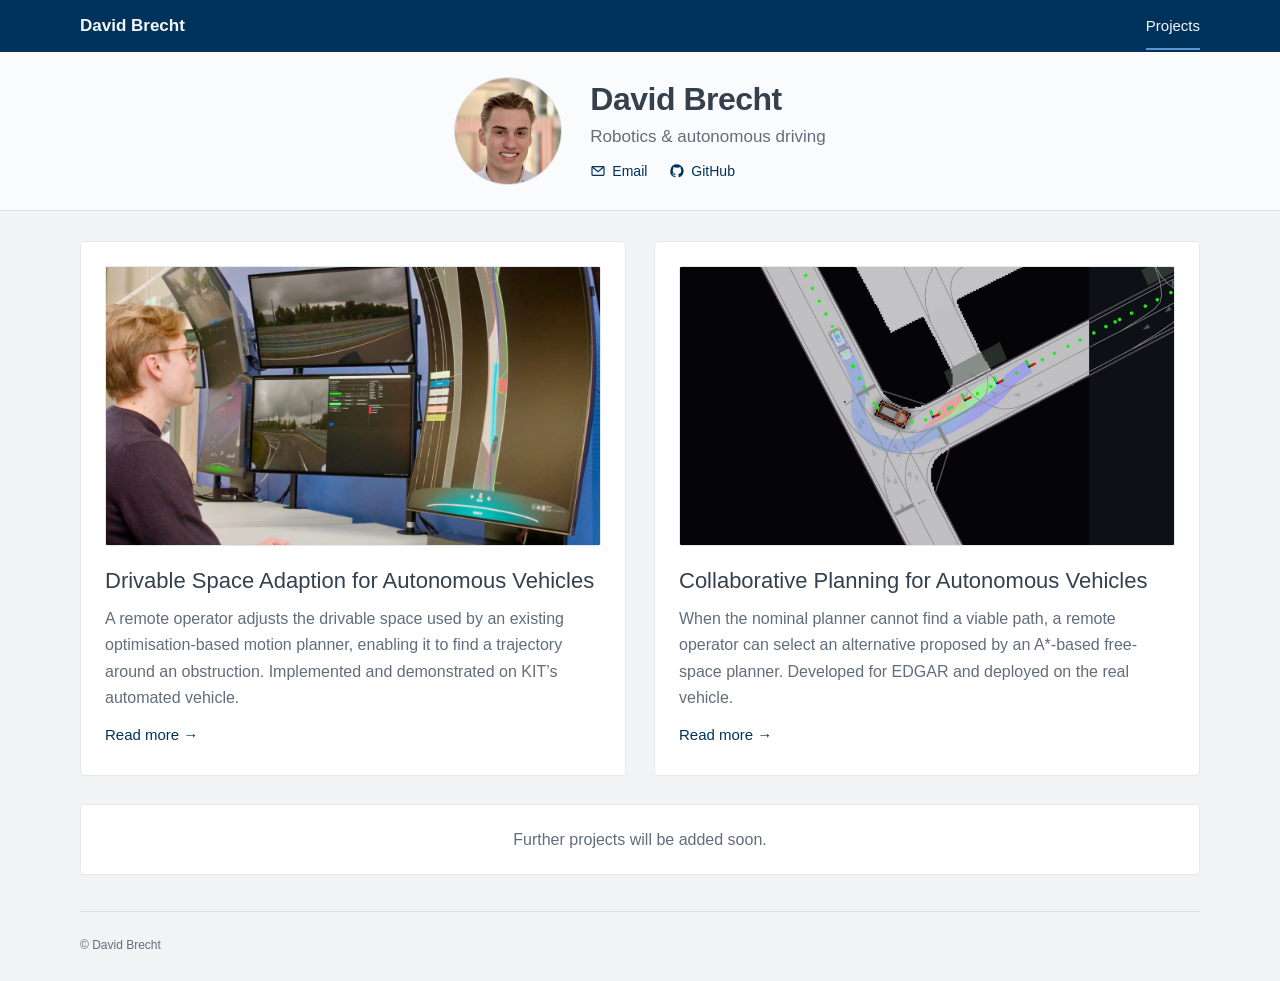
<file: index.html>
<!doctype html>
<html lang="en-GB">
  <head>
    <meta charset="utf-8">
    <meta name="viewport" content="width=device-width, initial-scale=1">
    <meta name="description" content="Selected engineering projects by David Brecht in autonomous driving, motion planning, perception and teleoperation.">
    <meta name="theme-color" content="#00335c">
    <title>David Brecht | Robotics Projects</title>
    <link rel="icon" href="assets/deployment/common/favicon.svg" type="image/svg+xml">
    <link rel="stylesheet" href="styles.css">
  </head>
  <body>
    <a class="skip-link" href="#projects">Skip to projects</a>

    <header class="site-header">
      <div class="topbar">
        <div class="container topbar-inner">
          <a class="site-name" href="./">David Brecht</a>
          <nav aria-label="Main navigation">
            <a class="nav-link" href="#projects" aria-current="page">Projects</a>
          </nav>
        </div>
      </div>

      <div class="profile">
        <div class="container profile-inner">
          <img class="portrait" src="assets/deployment/common/david-brecht.jpg" width="108" height="108" alt="David Brecht">
          <div class="profile-copy">
            <h1>David Brecht</h1>
            <p class="profile-subtitle">Robotics &amp; autonomous driving</p>
            <div class="contact-links" aria-label="Contact and professional links">
              <a href="mailto:david.brecht1998@gmail.com">
                <svg viewBox="0 0 20 20" aria-hidden="true"><rect x="2.5" y="4.5" width="15" height="11" rx="1"/><path d="m3 5 7 6 7-6"/></svg>
                Email
              </a>
              <a href="https://github.com/David-Brecht">
                <svg viewBox="0 0 24 24" class="github-icon" aria-hidden="true"><path d="M12 2a10 10 0 0 0-3.16 19.49c.5.09.68-.22.68-.48v-1.86c-2.78.6-3.37-1.18-3.37-1.18-.45-1.16-1.11-1.47-1.11-1.47-.91-.62.07-.61.07-.61 1 .07 1.53 1.03 1.53 1.03.89 1.53 2.34 1.09 2.91.83.09-.65.35-1.09.64-1.34-2.22-.25-4.56-1.11-4.56-4.94 0-1.09.39-1.99 1.03-2.69-.1-.25-.45-1.27.1-2.65 0 0 .84-.27 2.75 1.03a9.58 9.58 0 0 1 5 0c1.91-1.3 2.75-1.03 2.75-1.03.55 1.38.2 2.4.1 2.65.64.7 1.03 1.6 1.03 2.69 0 3.84-2.34 4.69-4.57 4.94.36.31.68.92.68 1.85v2.75c0 .27.18.58.69.48A10 10 0 0 0 12 2Z"/></svg>
                GitHub
              </a>
            </div>
          </div>
        </div>
      </div>
    </header>

    <main id="projects" class="container" tabindex="-1" aria-label="Projects">
      <div class="project-grid">
        <article class="project-card" aria-labelledby="drivable-space-title">
          <figure class="project-figure">
            <img src="assets/deployment/kit_drivable_space/title_page.jpeg" width="2460" height="1519" alt="Remote operator at the teleoperation workstation, with camera views and a map of the drivable space.">
          </figure>
          <div class="project-copy">
            <h3 id="drivable-space-title">Drivable Space Adaption for Autonomous Vehicles</h3>
            <p>A remote operator adjusts the drivable space used by an existing optimisation-based motion planner, enabling it to find a trajectory around an obstruction. Implemented and demonstrated on KIT’s automated vehicle.</p>
            <a class="read-more" href="projects/drivable-space-adaption.html" aria-describedby="drivable-space-title">Read more →</a>
          </div>
        </article>

        <article class="project-card" aria-labelledby="collaborative-planning-title">
          <figure class="project-figure">
            <img src="assets/deployment/edgar_collaborative_planning/title_page.jpg" width="1600" height="996" alt="Planner visualisation of the EDGAR vehicle at a junction, with a proposed path around an obstruction.">
          </figure>
          <div class="project-copy">
            <h3 id="collaborative-planning-title">Collaborative Planning for Autonomous Vehicles</h3>
            <p>When the nominal planner cannot find a viable path, a remote operator can select an alternative proposed by an A*-based free-space planner. Developed for EDGAR and deployed on the real vehicle.</p>
            <a class="read-more" href="projects/collaborative-planning.html" aria-describedby="collaborative-planning-title">Read more →</a>
          </div>
        </article>

        <aside class="project-card project-note">
          <p>Further projects will be added soon.</p>
        </aside>
      </div>
    </main>

    <footer class="site-footer container">
      <small>© David Brecht</small>
    </footer>
  </body>
</html>
</file>
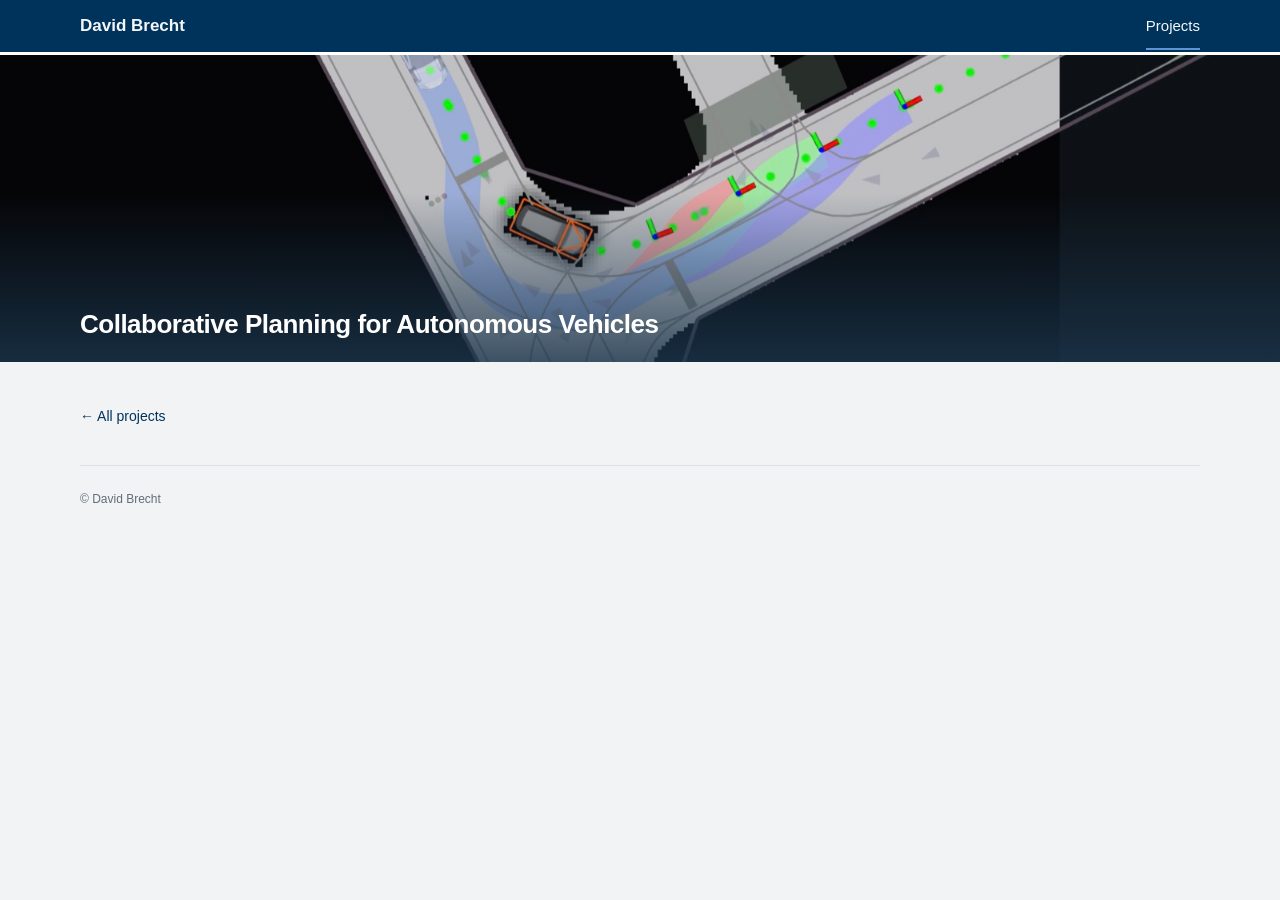
<file: projects/collaborative-planning.html>
<!doctype html>
<html lang="en-GB">
  <head>
    <meta charset="utf-8">
    <meta name="viewport" content="width=device-width, initial-scale=1">
    <meta name="description" content="When the nominal planner cannot find a viable path, a remote operator can select an alternative proposed by an A*-based free-space planner. Developed for EDGAR and deployed on the real vehicle.">
    <meta name="theme-color" content="#00335c">
    <title>Collaborative Planning | David Brecht</title>
    <link rel="icon" href="../assets/deployment/common/favicon.svg" type="image/svg+xml">
    <link rel="stylesheet" href="../styles.css">
  </head>
  <body>
    <a class="skip-link" href="#content">Skip to content</a>

    <header class="site-header site-header--sticky">
      <div class="topbar">
        <div class="container topbar-inner">
          <a class="site-name" href="../">David Brecht</a>
          <nav aria-label="Main navigation">
            <a class="nav-link" href="../#projects">Projects</a>
          </nav>
        </div>
      </div>
    </header>

    <main id="content" class="project-page" tabindex="-1">
      <figure class="project-banner">
        <div class="banner-photos">
          <img class="banner-photo banner-photo--single" src="../assets/deployment/edgar_collaborative_planning/title_page.jpg" width="1600" height="996" alt="Planner visualisation of the EDGAR vehicle at a junction, with a proposed path around an obstruction.">
        </div>
        <div class="banner-frame container">
          <figcaption>
            <h1>Collaborative Planning for Autonomous Vehicles</h1>
          </figcaption>
        </div>
      </figure>

      <div class="container">
      <div class="project-layout">
      <nav class="page-back" aria-label="Back">
        <a class="back-link" href="../#projects">← All projects</a>
      </nav>
      <div class="project-body">
        <!-- Content to follow. -->
      </div>
      </div>
      </div>
    </main>

    <footer class="site-footer container">
      <small>© David Brecht</small>
    </footer>
    <script src="../banner.js"></script>
  </body>
</html>
</file>
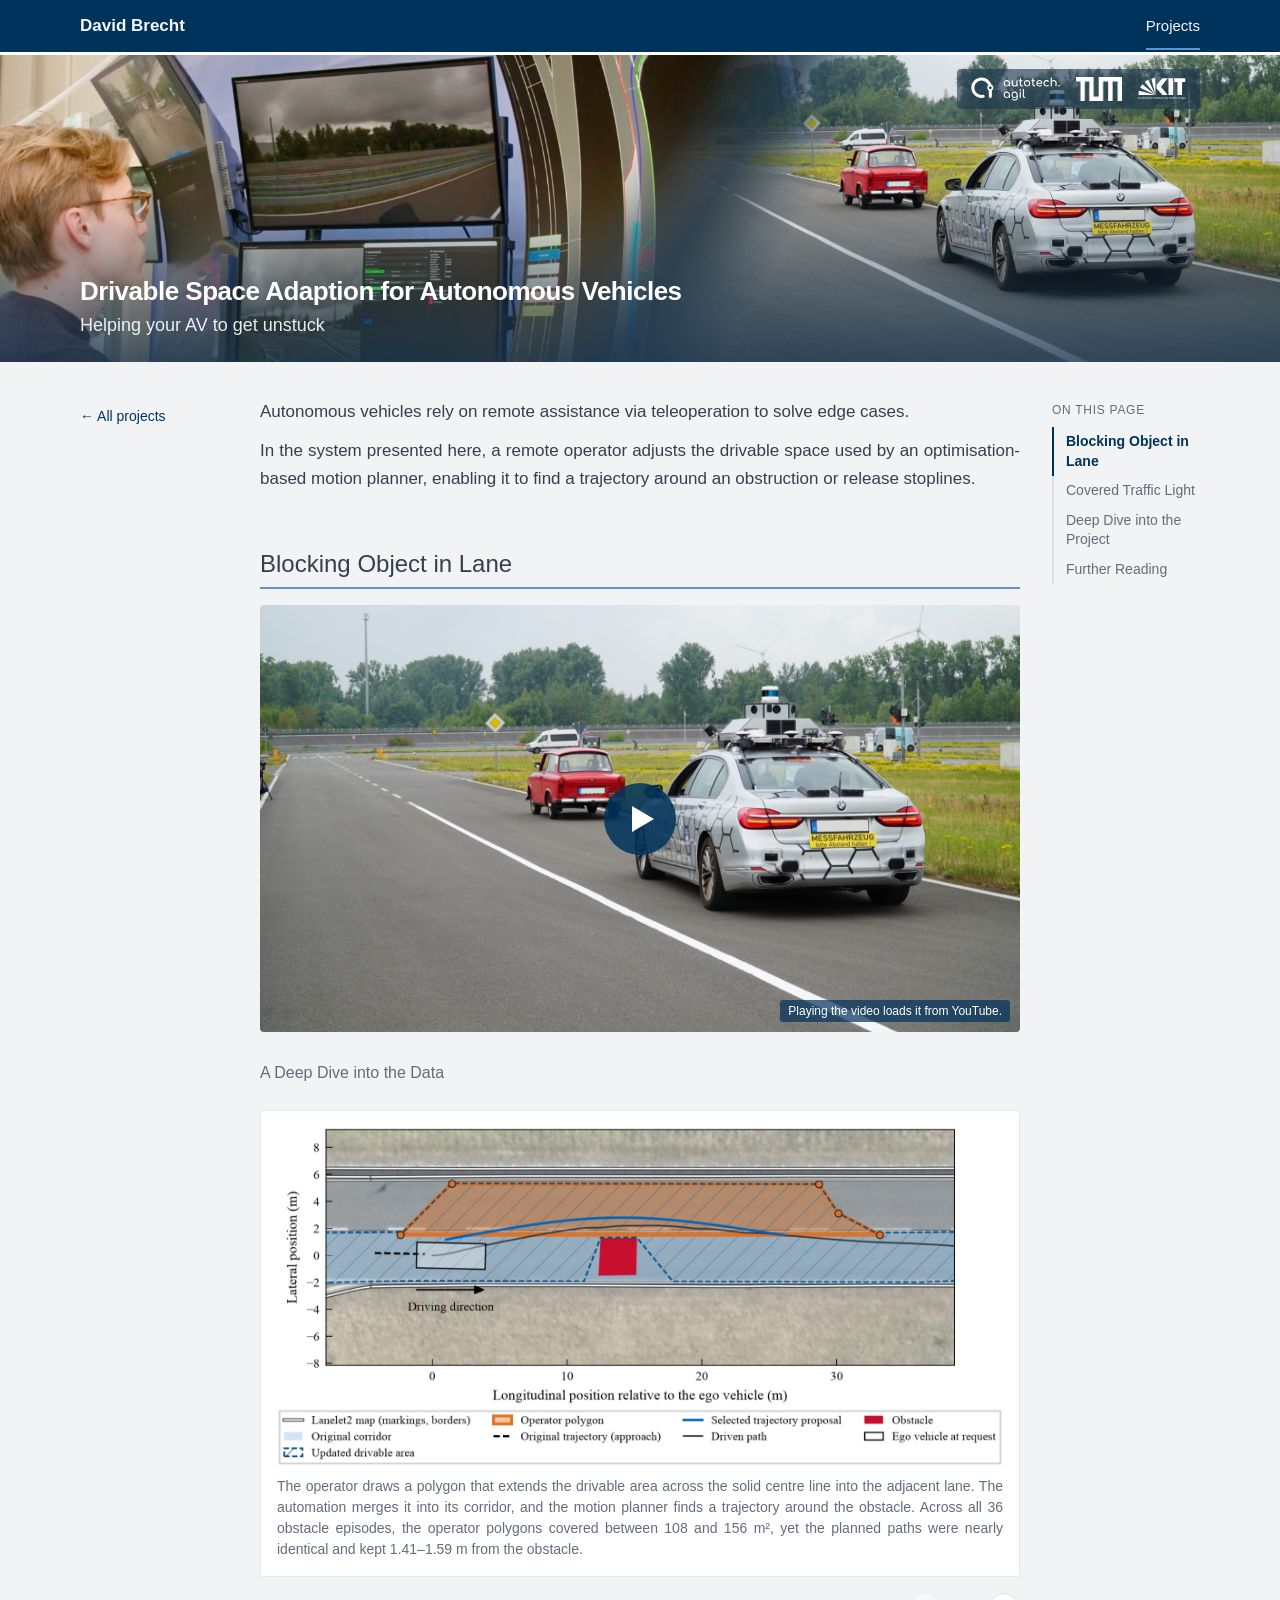
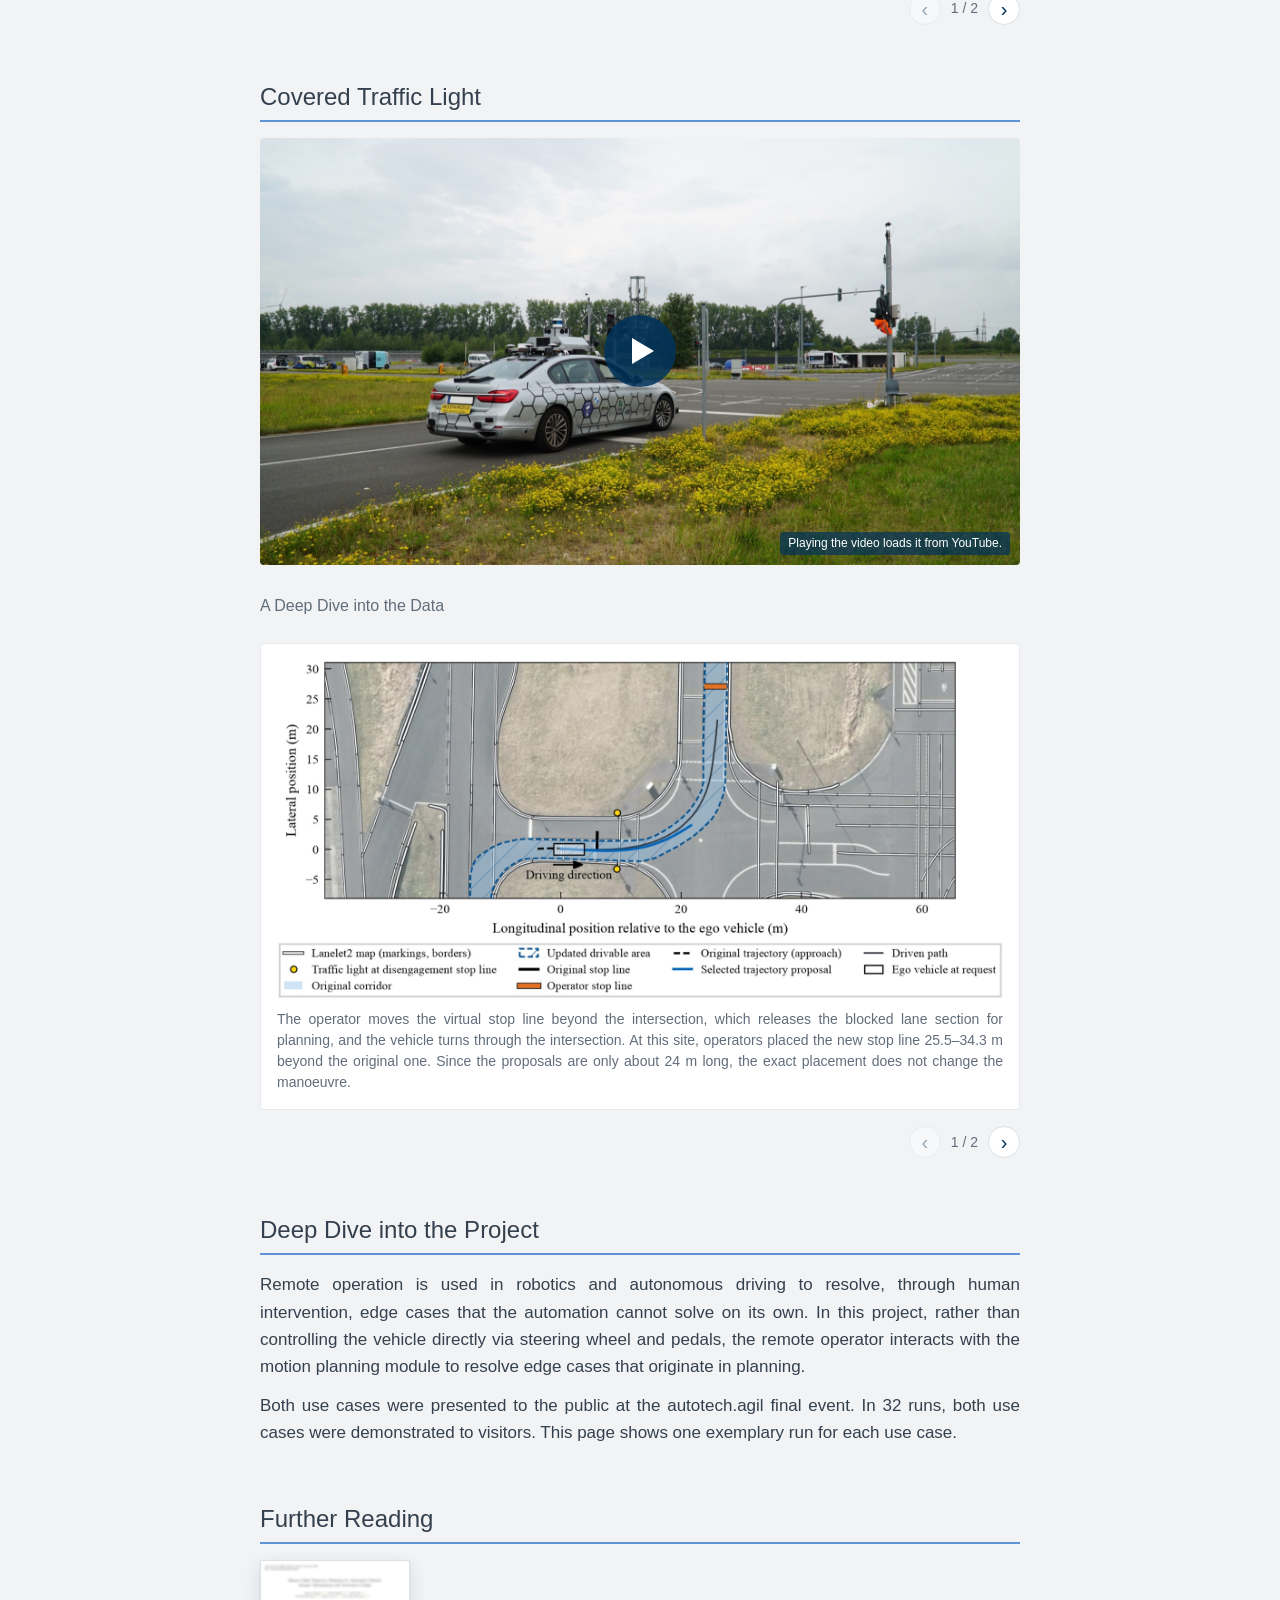
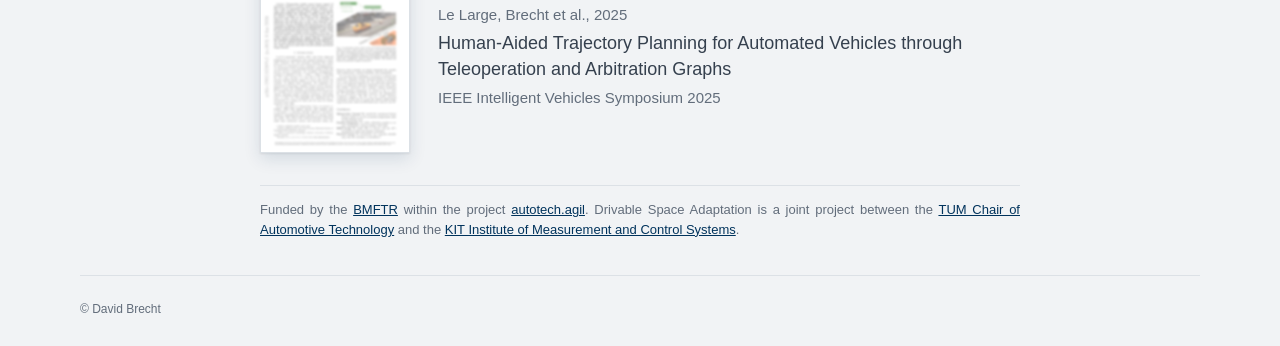
<file: projects/drivable-space-adaption.html>
<!doctype html>
<html lang="en-GB">
  <head>
    <meta charset="utf-8">
    <meta name="viewport" content="width=device-width, initial-scale=1">
    <meta name="description" content="Drivable space adaption for autonomous vehicles: a remote operator adjusts the planning constraints so the automation can pass an obstruction.">
    <meta name="theme-color" content="#00335c">
    <title>Drivable Space Adaption | David Brecht</title>
    <link rel="icon" href="../assets/deployment/common/favicon.svg" type="image/svg+xml">
    <link rel="stylesheet" href="../styles.css">
  </head>
  <body>
    <a class="skip-link" href="#content">Skip to content</a>

    <header class="site-header site-header--sticky">
      <div class="topbar">
        <div class="container topbar-inner">
          <a class="site-name" href="../">David Brecht</a>
          <nav aria-label="Main navigation">
            <a class="nav-link" href="../#projects">Projects</a>
          </nav>
        </div>
      </div>
    </header>

    <main id="content" class="project-page" tabindex="-1">
      <figure class="project-banner">
        <div class="banner-photos">
          <img class="banner-photo banner-photo--left" src="../assets/deployment/kit_drivable_space/title_page.jpeg" width="2460" height="1519" alt="Remote operator at the teleoperation workstation, with camera views and a map of the drivable space.">
          <img class="banner-photo banner-photo--right" src="../assets/deployment/kit_drivable_space/drivable_space_scenario.jpg" width="1600" height="1066" alt="The automated test vehicle on the test track, following a car.">
          <span class="banner-seam" aria-hidden="true"></span>
        </div>
        <div class="banner-frame container">
          <div class="banner-logos" aria-label="Project partners">
            <img src="../assets/deployment/common/logos/autotech_agil_white.svg" width="500" height="135" alt="autotech.agil">
            <img src="../assets/deployment/common/logos/tum_white.png" width="200" height="104" alt="Technical University of Munich">
            <img class="logo-to-white" src="../assets/deployment/common/logos/kit.svg" width="1000" height="500" alt="Karlsruhe Institute of Technology">
          </div>
          <figcaption>
            <h1>Drivable Space Adaption for Autonomous Vehicles</h1>
            <p>Helping your AV to get unstuck</p>
          </figcaption>
        </div>
      </figure>

      <div class="container">
      <div class="project-layout">
      <nav class="page-back" aria-label="Back">
        <a class="back-link" href="../#projects">← All projects</a>
      </nav>
      <div class="project-body">
        <p>Autonomous vehicles rely on remote assistance via teleoperation to solve edge cases.</p>
        <p>In the system presented here, a remote operator adjusts the drivable space used by an optimisation-based motion planner, enabling it to find a trajectory around an obstruction or release stoplines.</p>

        <h2 id="blocking-object">Blocking Object in Lane</h2>

        <div class="video" data-youtube-id="B3pKcwo168Y">
          <a class="video-poster" href="https://www.youtube.com/watch?v=B3pKcwo168Y" aria-label="Play video: Passing an object that blocks the lane (opens YouTube)">
            <img src="../assets/deployment/kit_drivable_space/drivable_space_scenario.jpg" width="1600" height="1066" loading="lazy" alt="">
            <span class="play-button" aria-hidden="true"></span>
            <span class="video-hint">Playing the video loads it from YouTube.</span>
          </a>
        </div>

        <h3>A Deep Dive into the Data</h3>
        <div class="gallery" role="region" aria-label="Blocking object in lane: plots" tabindex="0">
          <figure>
            <img src="../assets/deployment/kit_drivable_space/results/fig_pub_example_obstacle.jpg" width="1600" height="746" loading="lazy" alt="Top-down view of an obstacle episode: the operator polygon extends the drivable area into the adjacent lane, and the selected trajectory passes the obstacle.">
            <figcaption>The operator draws a polygon that extends the drivable area across the solid centre line into the adjacent lane. The automation merges it into its corridor, and the motion planner finds a trajectory around the obstacle. Across all 36 obstacle episodes, the operator polygons covered between 108 and 156 m², yet the planned paths were nearly identical and kept 1.41–1.59 m from the obstacle.</figcaption>
          </figure>
          <figure>
            <img src="../assets/deployment/kit_drivable_space/results/fig_velocity_obstacle.jpg" width="1600" height="573" loading="lazy" alt="Vehicle speed over time for an obstacle episode, with the phases from handover to the remote operator until handover back to the automation shaded.">
            <figcaption>The vehicle stands still while the operator assesses the scene, draws the polygon and reviews the proposal; these steps take up most of the 60 s from request to handover. Planning itself takes 0.3 s. After the confirmation, the vehicle starts within 1.7 s, passes the obstacle at about 12 km/h, and the automation continues without stopping. <small class="figure-note">This was presented to visitors of the autotech.agil project, and the system was explained to them during the interaction. Real interaction is therefore expected to be much faster.</small></figcaption>
          </figure>
        </div>
        <div class="gallery-nav" hidden>
          <button type="button" data-step="-1" aria-label="Previous plot">‹</button>
          <span class="gallery-count" aria-live="polite">1 / 2</span>
          <button type="button" data-step="1" aria-label="Next plot">›</button>
        </div>

        <h2 id="covered-traffic-light">Covered Traffic Light</h2>

        <div class="video" data-youtube-id="tFqTS-L8EgE">
          <a class="video-poster" href="https://www.youtube.com/watch?v=tFqTS-L8EgE" aria-label="Play video: Proceeding through an intersection with a covered traffic light (opens YouTube)">
            <img src="../assets/deployment/kit_drivable_space/traffic_light_scenario.jpg" width="1600" height="1066" loading="lazy" alt="">
            <span class="play-button" aria-hidden="true"></span>
            <span class="video-hint">Playing the video loads it from YouTube.</span>
          </a>
        </div>

        <h3>A Deep Dive into the Data</h3>
        <div class="gallery" role="region" aria-label="Covered traffic light: plots" tabindex="0">
          <figure>
            <img src="../assets/deployment/kit_drivable_space/results/fig_pub_example_traffic_light.jpg" width="1600" height="748" loading="lazy" alt="Top-down view of a traffic-light episode: the operator moves the stop line beyond the intersection, and the selected trajectory turns through it.">
            <figcaption>The operator moves the virtual stop line beyond the intersection, which releases the blocked lane section for planning, and the vehicle turns through the intersection. At this site, operators placed the new stop line 25.5–34.3 m beyond the original one. Since the proposals are only about 24 m long, the exact placement does not change the manoeuvre.</figcaption>
          </figure>
          <figure>
            <img src="../assets/deployment/kit_drivable_space/results/fig_velocity_traffic_light.jpg" width="1600" height="573" loading="lazy" alt="Vehicle speed over time for a traffic-light episode, with the phases from handover to the remote operator until handover back to the automation shaded.">
            <figcaption>As with the obstacle, the operator steps fill most of the 62 s from request to handover while the vehicle stands still, and planning takes 0.2 s. The vehicle crosses the intersection at up to about 13 km/h and accelerates further once the automation has taken over again. <small class="figure-note">This was presented to visitors of the autotech.agil project, and the system was explained to them during the interaction. Real interaction is therefore expected to be much faster.</small></figcaption>
          </figure>
        </div>
        <div class="gallery-nav" hidden>
          <button type="button" data-step="-1" aria-label="Previous plot">‹</button>
          <span class="gallery-count" aria-live="polite">1 / 2</span>
          <button type="button" data-step="1" aria-label="Next plot">›</button>
        </div>

        <h2 id="project">Deep Dive into the Project</h2>
        <p>Remote operation is used in robotics and autonomous driving to resolve, through human intervention, edge cases that the automation cannot solve on its own. In this project, rather than controlling the vehicle directly via steering wheel and pedals, the remote operator interacts with the motion planning module to resolve edge cases that originate in planning.</p>
        <p>Both use cases were presented to the public at the autotech.agil final event. In 32 runs, both use cases were demonstrated to visitors. This page shows one exemplary run for each use case.</p>

        <h2 id="further-reading">Further Reading</h2>
        <div class="paper">
          <a class="paper-cover" href="https://doi.org/10.1109/IV64158.2025.11097737" tabindex="-1" aria-hidden="true">
            <img src="../assets/deployment/kit_drivable_space/paper_front_page_web.jpg" width="440" height="571" loading="lazy" alt="">
          </a>
          <div class="paper-text">
            <p class="paper-authors">Le Large, Brecht et al., 2025</p>
            <p class="paper-title"><a href="https://doi.org/10.1109/IV64158.2025.11097737">Human-Aided Trajectory Planning for Automated Vehicles through Teleoperation and Arbitration Graphs</a></p>
            <p class="paper-venue">IEEE Intelligent Vehicles Symposium 2025</p>
          </div>
        </div>

        <p class="project-footnote">Funded by the <a href="https://www.bmftr.bund.de/EN/Home/home_node.html">BMFTR</a> within the project <a href="https://www.autotechagil.de">autotech.agil</a>. Drivable Space Adaptation is a joint project between the <a href="https://www.mos.ed.tum.de/en/ftm/home/">TUM Chair of Automotive Technology</a> and the <a href="https://www.mrt.kit.edu/english/index.php">KIT Institute of Measurement and Control Systems</a>.</p>
      </div>
      <nav class="toc" aria-label="On this page">
        <p class="toc-title">On this page</p>
        <ol>
          <li><a href="#blocking-object">Blocking Object in Lane</a></li>
          <li><a href="#covered-traffic-light">Covered Traffic Light</a></li>
          <li><a href="#project">Deep Dive into the Project</a></li>
          <li><a href="#further-reading">Further Reading</a></li>
        </ol>
      </nav>
      </div>
      </div>
    </main>

    <footer class="site-footer container">
      <small>© David Brecht</small>
    </footer>
    <script src="../video.js"></script>
    <script src="../gallery.js"></script>
    <script src="../toc.js"></script>
    <script src="../banner.js"></script>
  </body>
</html>
</file>
<file: styles.css>
:root {
  color-scheme: light;
  --page: #f1f3f5;
  --surface: #ffffff;
  --ink: #35404e;
  --muted: #626d7b;
  --line: #dce1e6;
  --accent: #00335c;
  --accent-light: #5e94d4;
  --header: #00335c;
  --banner: #1b364d; /* project banner: the CV navy at about half the saturation */
}

* { box-sizing: border-box; }

html { scroll-padding-top: 24px; }

body {
  margin: 0;
  background: var(--page);
  color: var(--ink);
  font-family: "Helvetica Neue", Helvetica, Arial, sans-serif;
  font-size: 17px;
  line-height: 1.6;
  -webkit-font-smoothing: antialiased;
}

a { color: var(--accent); }

a:focus-visible {
  outline: 2px solid var(--accent);
  outline-offset: 5px;
  border-radius: 1px;
}

.container {
  width: min(1120px, calc(100% - 64px));
  margin-inline: auto;
}

.skip-link {
  position: absolute;
  z-index: 2;
  top: -100px;
  left: 16px;
  padding: 8px 16px;
  background: white;
}

.skip-link:focus { top: 8px; }

.topbar {
  background: var(--header);
  color: #f5f6f8;
}

.topbar-inner {
  min-height: 52px;
  display: flex;
  align-items: center;
  justify-content: space-between;
  gap: 24px;
}

.site-name {
  color: inherit;
  font-size: 17px;
  font-weight: 600;
  text-decoration: none;
}

.nav-link {
  display: block;
  padding: 12px 0 10px;
  border-bottom: 2px solid var(--accent-light);
  color: #f5f6f8;
  font-size: 15px;
  text-decoration: none;
}

.topbar a:focus-visible { outline-color: #fff; }

.profile {
  background: #fafbfc;
  border-bottom: 1px solid var(--line);
}

.profile-inner {
  display: flex;
  align-items: center;
  justify-content: center;
  gap: 28px;
  padding-block: 25px;
}

.portrait {
  display: block;
  flex: 0 0 auto;
  width: 108px;
  height: 108px;
  border-radius: 50%;
  object-fit: cover;
  object-position: 50% 43%;
  border: 1px solid #d9dfe5;
}

h1, h2, h3, p { margin: 0; }

h1 {
  font-size: 32px;
  line-height: 1.2;
  font-weight: 600;
  letter-spacing: -.5px;
}

.profile-subtitle {
  margin-top: 5px;
  color: var(--muted);
  font-size: 17px;
}

.contact-links {
  display: flex;
  flex-wrap: wrap;
  gap: 22px;
  margin-top: 9px;
  font-size: 14px;
}

.contact-links a {
  display: inline-flex;
  align-items: center;
  gap: 6px;
  text-decoration: none;
}

.contact-links a:hover { text-decoration: underline; }

.contact-links svg {
  width: 16px;
  height: 16px;
  fill: none;
  stroke: currentColor;
  stroke-width: 1.5;
}

.contact-links .github-icon {
  fill: currentColor;
  stroke: none;
}

main { padding-top: 30px; }

main:focus { outline: none; }


.project-grid {
  display: grid;
  grid-template-columns: repeat(2, minmax(0, 1fr));
  gap: 28px;
}

.project-card {
  padding: 24px 24px 26px;
  background: var(--surface);
  border: 1px solid #e5e8ec;
  border-radius: 4px;
}

.project-figure {
  position: relative;
  margin: 0 0 20px;
  overflow: hidden;
  border: 1px solid #e4e8ed;
  border-radius: 2px;
  background: #f8fafb;
}

.project-figure img {
  display: block;
  width: 100%;
  height: auto;
  aspect-ratio: 16 / 9;
  object-fit: cover;
}

.project-figure figcaption {
  position: absolute;
  right: 10px;
  bottom: 6px;
  color: #677382;
  font-size: 10px;
  line-height: 1.5;
}

.project-copy h3 {
  margin-bottom: 11px;
  font-size: 22px;
  font-weight: 500;
  line-height: 1.32;
}

.project-copy p {
  color: var(--muted);
  font-size: 16px;
  line-height: 1.65;
}

.site-footer {
  margin-top: 36px;
  padding-block: 18px 24px;
  border-top: 1px solid var(--line);
  color: var(--muted);
}

.site-footer small { font-size: 12px; }

@media (max-width: 760px) {
  .container { width: min(580px, calc(100% - 36px)); }
  .project-grid { grid-template-columns: minmax(0, 1fr); gap: 22px; }
  .profile-inner { justify-content: flex-start; gap: 20px; padding-block: 23px; }
  .portrait { width: 88px; height: 88px; }
  h1 { font-size: 28px; }
  .profile-subtitle { font-size: 15px; }
  .project-card { padding: 20px; }
}

@media (max-width: 380px) {
  .profile-inner { gap: 15px; }
  .portrait { width: 72px; height: 72px; }
  h1 { font-size: 25px; }
  .profile-subtitle { max-width: 180px; line-height: 1.45; }
  .contact-links { gap: 17px; }
  .project-copy h3 { font-size: 21px; }
}

.read-more {
  display: inline-block;
  margin-top: 12px;
  font-size: 15px;
  text-decoration: none;
}

.read-more:hover { text-decoration: underline; }

.project-note {
  grid-column: 1 / -1;
  padding-block: 22px;
  text-align: center;
}

.project-note p { color: var(--muted); font-size: 16px; }

/* Project detail page */
.project-page { padding-top: 0; } /* the banner starts right under the top bar */

.back-link {
  display: inline-block;
  font-size: 14px;
  text-decoration: none;
}

/* "All projects" sits in the left-hand gap and stays in view, mirroring the contents list on the right. */
.page-back {
  grid-column: 1;
  grid-row: 1;
  align-self: start;
  position: sticky;
  top: calc(var(--sticky-offset, 68px) + 8px);
  margin-top: 4px;
}

.back-link:hover { text-decoration: underline; }

/* Navy top bar stays at the top on project pages. */
.site-header--sticky {
  position: sticky;
  top: 0;
  z-index: 10;
  border-bottom: 3px solid #fff; /* thin white line between top bar and title strip */
}

/* Anchor jumps land below the sticky bars (banner.js raises this on wide screens). */
html:has(.site-header--sticky) { scroll-padding-top: var(--sticky-offset, 68px); }

.project-banner {
  --p: 0; /* collapse progress, 0 = full photo, 1 = navy title strip (set by banner.js) */
  position: relative;
  z-index: 5;
  margin: 0;
  overflow: hidden;
  background: var(--banner);
}

/* Logos and title share the page container width (.container), so the title starts exactly
   below the name in the top bar. With two photos, the frame is laid over the full-width photos. */
.banner-frame { position: relative; }
.banner-photos + .banner-frame { position: absolute; inset: 0; }
/* With full-width photos, the darkening behind the title runs across the whole banner. */
.banner-photos + .banner-frame figcaption { background: none; }

.banner-photos::after {
  content: "";
  position: absolute;
  right: 0;
  bottom: 0;
  left: 0;
  height: 55%;
  background: linear-gradient(transparent, rgba(27, 54, 77, .8));
}

.banner-frame > img {
  display: block;
  width: 100%;
  height: auto;
  aspect-ratio: 3 / 1;
  object-fit: cover;
  object-position: 50% 40%;
}

/* Two photos side by side across the full page width. They overlap in the middle, where the
   right photo fades in along a line tilted by about 30° and a soft band in the banner blue hides the seam. */
.banner-photos {
  position: relative;
  /* Up to 1920px wide: 24% of the width, between 240 and 360px.
     Wider screens: grows with the width (18.75vw = 360px at 1920), keeping the 1080p shape and crop. */
  height: max(clamp(240px, 24vw, 360px), 18.75vw);
  overflow: hidden;
}

.banner-photo {
  position: absolute;
  top: 0;
  width: 58%; /* left 63% and right 53% below: the photos overlap from 47% to 63%, seam at about 55% */
  height: 100%;
  object-fit: cover;
}

/* Vertical slice of the operator photo: 0% puts the head low, 14% centres it; 7% sits between. */
/* A single photo filling the whole banner. */
.banner-photo--single { left: 0; width: 100%; object-position: 50% 50%; }

.banner-photo--left { left: 0; width: 63%; object-position: 30% 7%; }

.banner-photo--right {
  right: 0;
  width: 53%;
  object-position: 60% 50%;
  -webkit-mask-image: linear-gradient(120deg, transparent 14%, #000 30%);
  mask-image: linear-gradient(120deg, transparent 14%, #000 30%);
}

.banner-seam {
  position: absolute;
  inset: 0;
  background: linear-gradient(120deg, transparent 47.5%, rgba(27, 54, 77, .7) 54.5%, transparent 61.5%);
}

/* Navy layer that fades in over the photo as the banner collapses. */
.project-banner::before {
  content: "";
  position: absolute;
  inset: 0;
  z-index: 1;
  background: var(--banner);
  opacity: var(--p);
  pointer-events: none;
}

.banner-logos {
  z-index: 2;
  position: absolute;
  top: 14px;
  right: 0; /* right edge in line with "Projects" in the top bar */
  display: flex;
  align-items: center;
  gap: 16px;
  padding: 8px 14px;
  border-radius: 4px;
  background: rgba(27, 54, 77, .6);
}

.banner-logos img {
  display: block;
  width: auto;
  height: 24px;
  aspect-ratio: auto;
}

/* The KIT logo is green and black; render it white like the others. */
.banner-logos .logo-to-white { filter: brightness(0) invert(1); }

.project-banner figcaption {
  position: absolute;
  left: 0;
  right: 0;
  bottom: 0;
  z-index: 2;
  /* No left padding: the title lines up with the name in the top bar. */
  padding: 48px 28px calc(22px - 8px * var(--p)) 0;
  background: linear-gradient(transparent, rgba(27, 54, 77, .8));
  color: #fff;
}

.project-banner h1 {
  font-size: calc(26px - 7px * var(--p)); /* 26px over the photo, 19px in the stuck strip */
}

.project-banner figcaption p {
  max-height: calc(30px * (1 - var(--p)));
  margin-top: calc(4px * (1 - var(--p)));
  overflow: hidden;
  font-size: 18px;
  opacity: calc(.9 * (1 - 2 * var(--p)));
}

/* Wide screens: the banner scrolls up behind its title and the title strip sticks under the top bar. */
@media (min-width: 1181px) {
  .project-banner { position: sticky; }
}

/* Text column in the middle, sticky contents list in the right-hand gap. */
.project-layout {
  display: grid;
  grid-template-columns: minmax(0, 1fr) minmax(0, 760px) minmax(0, 1fr);
  column-gap: 32px;
  margin-top: 36px;
}

.project-body { grid-column: 2; }

.toc {
  grid-column: 3;
  align-self: start;
  position: sticky;
  top: calc(var(--sticky-offset, 68px) + 8px);
  margin-top: 4px;
  font-size: 14px;
  line-height: 1.4;
}

.toc-title {
  margin-bottom: 8px;
  color: var(--muted);
  font-size: 12px;
  letter-spacing: .06em;
  text-transform: uppercase;
}

.toc ol {
  margin: 0;
  padding: 0;
  list-style: none;
  border-left: 2px solid var(--line);
}

.toc a {
  display: block;
  margin-left: -2px;
  padding: 5px 0 5px 12px;
  border-left: 2px solid transparent;
  color: var(--muted);
  text-decoration: none;
}

.toc a:hover { color: var(--accent); }

.toc a[aria-current="true"] {
  border-left-color: var(--accent);
  color: var(--accent);
  font-weight: 600;
}

@media (max-width: 1180px) {
  .project-layout { display: block; max-width: 760px; margin-inline: auto; }
  .page-back { position: static; margin-bottom: 20px; }
  .toc { display: none; }
}

@media (prefers-reduced-motion: no-preference) {
  html { scroll-behavior: smooth; }
}

.project-body h2 {
  margin: 56px 0 16px;
  padding-bottom: 8px;
  border-bottom: 2px solid var(--accent-light);
  font-size: 24px;
  font-weight: 500;
  line-height: 1.3;
}

.project-body h2:first-child { margin-top: 0; }

/* Everything below the banner shares the text column width. */
.project-body p,
.project-body figcaption {
  text-align: justify;
  hyphens: auto;
}

.project-body h3 {
  margin: 28px 0 0;
  color: var(--muted);
  font-size: 16px;
  font-weight: 500;
}

/* YouTube video, loaded only after a click (see video.js). */
.video {
  position: relative;
  margin-top: 16px;
  aspect-ratio: 16 / 9;
  overflow: hidden;
  border-radius: 4px;
  background: var(--header);
}

.video img,
.video iframe {
  display: block;
  width: 100%;
  height: 100%;
  border: 0;
  object-fit: cover;
}

.video-poster { display: block; height: 100%; }

.play-button {
  position: absolute;
  top: 50%;
  left: 50%;
  width: 72px;
  height: 72px;
  margin: -36px 0 0 -36px;
  border-radius: 50%;
  background: rgba(0, 51, 92, .85);
  transition: background .15s;
}

.play-button::after {
  content: "";
  position: absolute;
  top: 50%;
  left: 50%;
  margin: -13px 0 0 -8px;
  border-style: solid;
  border-width: 13px 0 13px 22px;
  border-color: transparent transparent transparent #fff;
}

.video-poster:hover .play-button,
.video-poster:focus-visible .play-button { background: var(--accent-light); }

.video-hint {
  position: absolute;
  right: 10px;
  bottom: 10px;
  padding: 3px 8px;
  border-radius: 3px;
  background: rgba(0, 51, 92, .7);
  color: #fff;
  font-size: 12px;
  line-height: 1.4;
}

.project-body .project-footnote {
  margin-top: 32px;
  padding-top: 14px;
  border-top: 1px solid var(--line);
  color: var(--muted);
  font-size: 13px;
  line-height: 1.5;
}

.project-body p + p { margin-top: 12px; }

.gallery {
  display: flex;
  align-items: flex-start;
  gap: 16px;
  margin-top: 24px;
  padding-bottom: 12px;
  overflow-x: auto;
  scroll-snap-type: x mandatory;
  overscroll-behavior-x: contain;
}

.gallery figure {
  flex: 0 0 100%;
  margin: 0;
  padding: 16px;
  background: var(--surface);
  border: 1px solid #e5e8ec;
  border-radius: 4px;
  scroll-snap-align: start;
}

.gallery img {
  display: block;
  width: 100%;
  height: auto;
}

/* Paper reference: a blurred first page framed like a printed sheet. */
.paper {
  display: flex;
  align-items: center;
  gap: 28px;
  margin-top: 16px;
}

.paper-cover {
  position: relative;
  flex: 0 0 150px;
  display: block;
  overflow: hidden;
  background: #fff;
  border: 1px solid var(--line);
  box-shadow: 0 1px 2px rgba(0, 0, 0, .08), 0 6px 16px rgba(0, 51, 92, .12);
}

.paper-cover img {
  display: block;
  width: 100%;
  height: auto;
  filter: blur(1.2px);
}

.paper-cover::after {
  content: "";
  position: absolute;
  inset: 0;
  background: rgba(255, 255, 255, .45);
}

.project-body .paper-text p {
  margin: 0;
  text-align: left;
  hyphens: manual;
}

.paper-authors,
.paper-venue { color: var(--muted); font-size: 15px; }

.paper-title {
  margin: 4px 0 !important;
  font-size: 18px;
  font-weight: 500;
  line-height: 1.4;
}

.paper-title a { color: var(--ink); text-decoration: none; }
.paper-title a:hover { color: var(--accent); text-decoration: underline; }

.figure-note {
  display: block;
  margin-top: 6px;
  font-size: 12px;
  font-style: italic;
}

.gallery-nav {
  display: flex;
  align-items: center;
  justify-content: flex-end;
  gap: 10px;
  margin-top: 4px;
  color: var(--muted);
  font-size: 14px;
}

.gallery-nav[hidden] { display: none; }

.gallery-nav button {
  width: 32px;
  height: 32px;
  border: 1px solid var(--line);
  border-radius: 50%;
  background: var(--surface);
  color: var(--accent);
  font-size: 20px;
  line-height: 1;
  cursor: pointer;
}

.gallery-nav button:hover:not(:disabled) { border-color: var(--accent-light); }
.gallery-nav button:disabled { opacity: .4; cursor: default; }

.gallery figcaption {
  margin-top: 10px;
  color: var(--muted);
  font-size: 14px;
  line-height: 1.5;
}

@media (max-width: 760px) {
  .banner-frame > img { aspect-ratio: 16 / 9; }
  /* Phones: the operator photo alone, full width. */
  .banner-photos { height: auto; aspect-ratio: 16 / 9; }
  .banner-photo--left { width: 100%; }
  .banner-photo--right, .banner-seam { display: none; }
  .project-banner figcaption { padding: 36px 18px 14px 0; }
  .project-banner h1 { font-size: 22px; }
  .project-banner figcaption p { font-size: 15px; }
  .play-button { transform: scale(.8); }
  .paper { gap: 18px; }
  .project-body h2 { margin-top: 44px; }
  .video-hint { right: 6px; bottom: 6px; font-size: 11px; }
  .banner-logos { top: 10px; gap: 10px; padding: 6px 10px; }
  .banner-logos img { height: 16px; }
  .paper-cover { flex-basis: 96px; }
}
</file>
